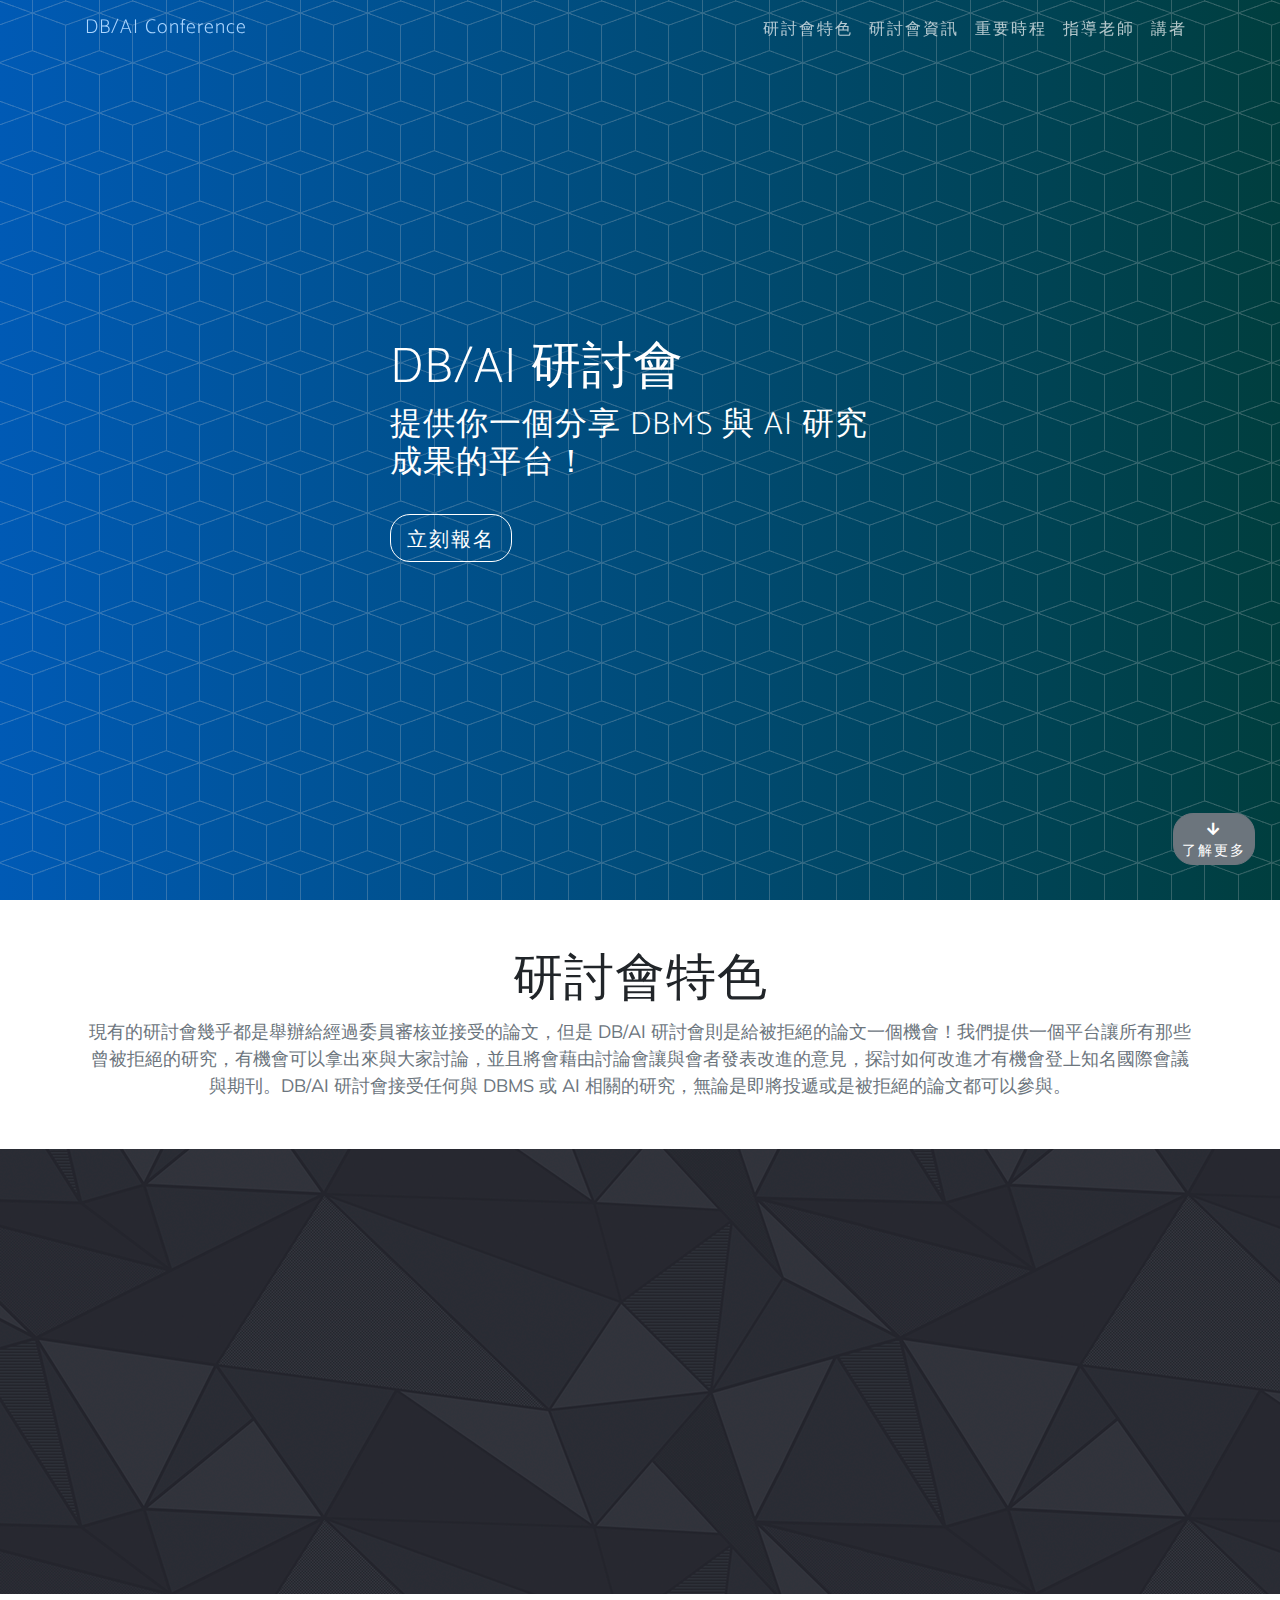
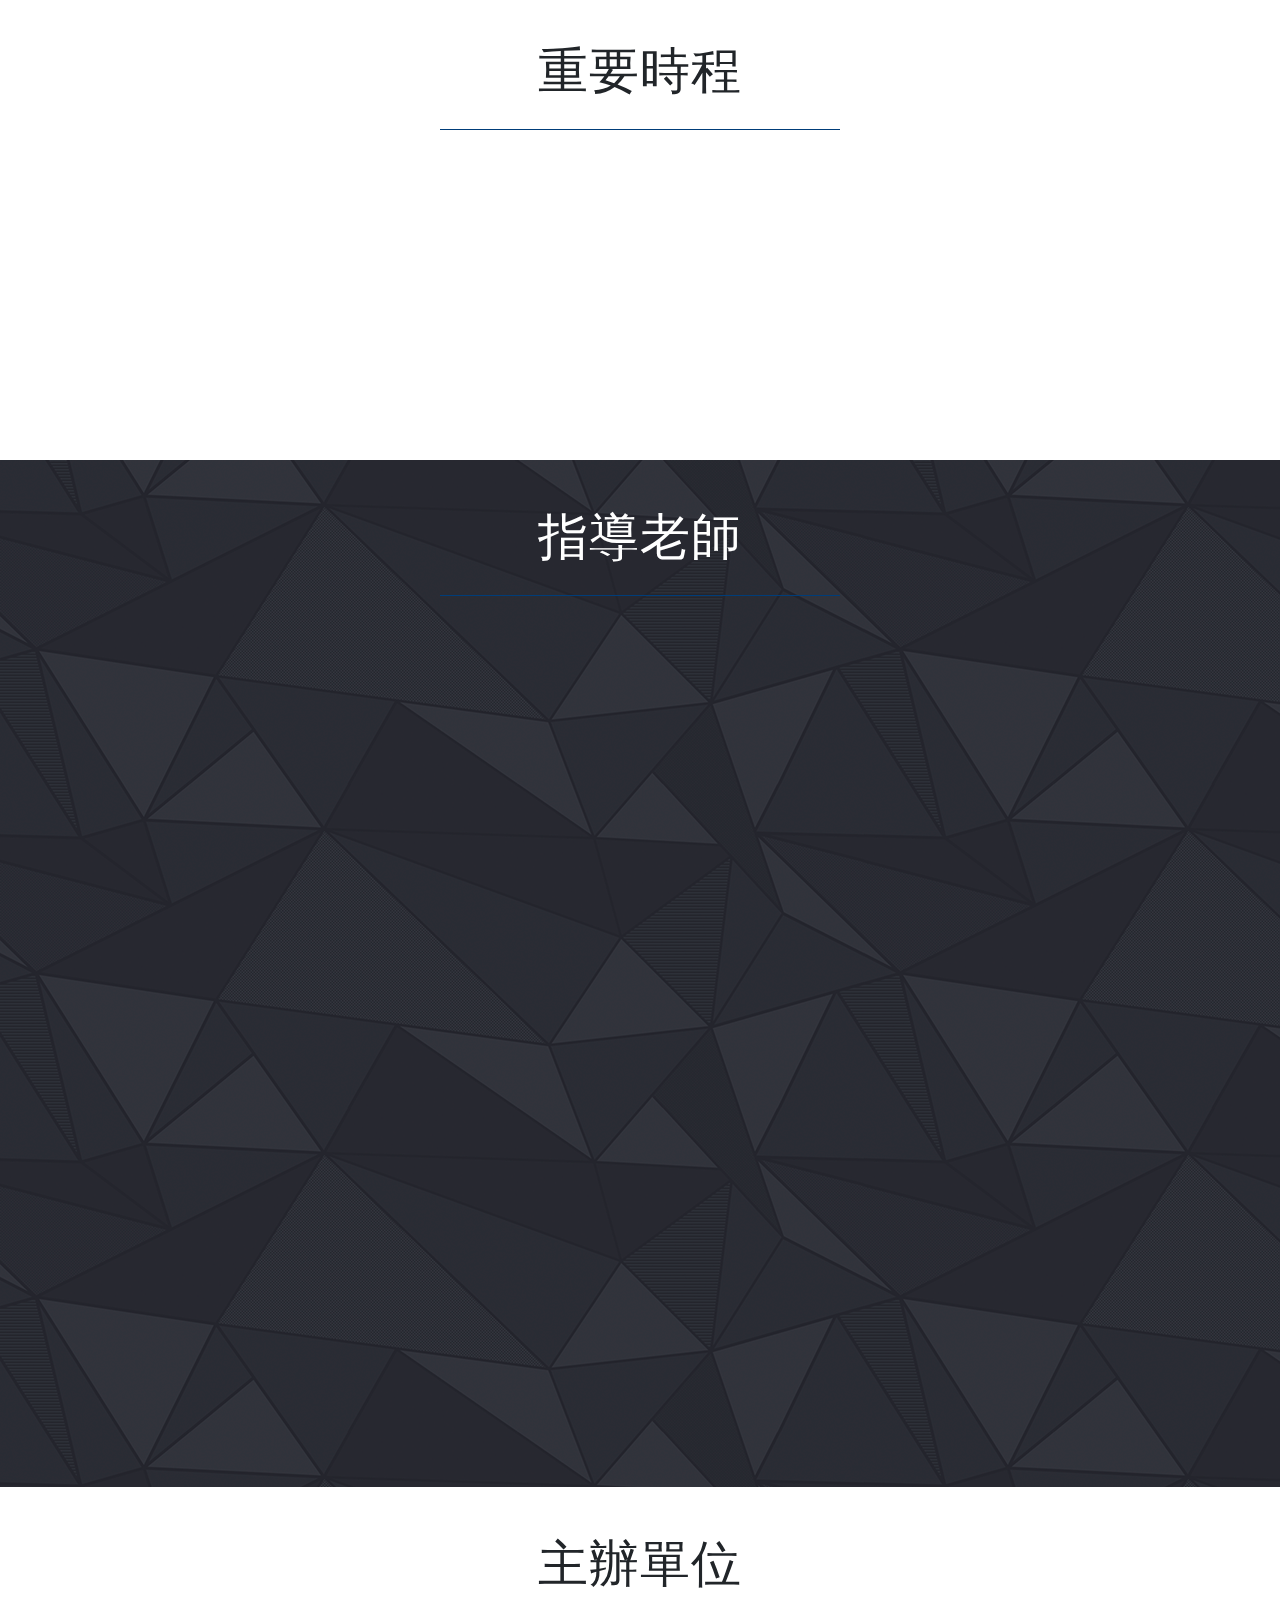
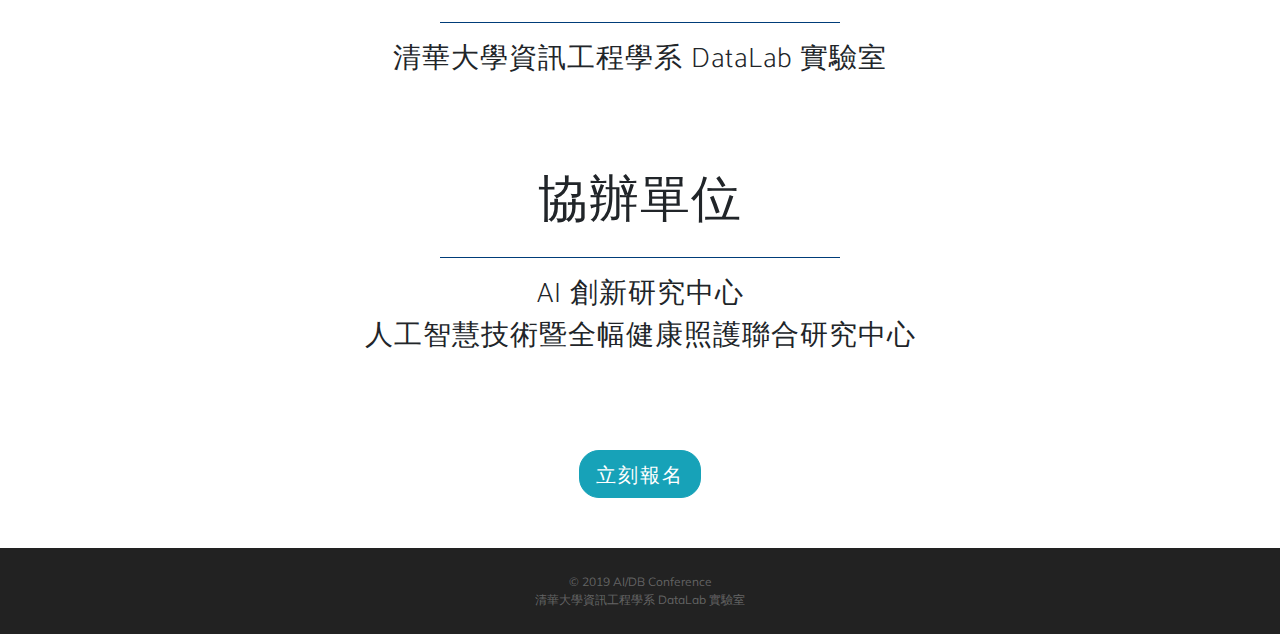
<file: index.html>
<!DOCTYPE html>
<html lang="en">

  <head>

    <meta charset="utf-8">
    <meta name="viewport" content="width=device-width, initial-scale=1, shrink-to-fit=no">
    <meta name="description" content="">
    <meta name="author" content="">

    <title>DB/AI Conference</title>

    <!-- Bootstrap core CSS -->
    <link href="vendor/bootstrap/css/bootstrap.min.css" rel="stylesheet">

    <!-- Custom fonts for this template -->
    <link rel="stylesheet" href="vendor/font-awesome/css/all.css">
    <link href="https://fonts.googleapis.com/css?family=Lato" rel="stylesheet">
    <link href="https://fonts.googleapis.com/css?family=Catamaran:100,200,300,400,500,600,700,800,900" rel="stylesheet">
    <link href="https://fonts.googleapis.com/css?family=Muli" rel="stylesheet">

    <link href="css/bootcamp.css" rel="stylesheet">
    <link href="css/timeline.css" rel="stylesheet">
    <link href="css/animate.css" rel="stylesheet">

	<link rel="shortcut icon" href="img/nthu.png" />

  </head>

  <body id="page-top">

    <!-- Navigation -->
    <nav class="navbar navbar-expand-lg navbar-light fixed-top" id="mainNav">
      <div class="container">
        <a class="navbar-brand js-scroll-trigger" href="#page-top">DB/AI Conference</a>
        <button class="navbar-toggler navbar-toggler-right" type="button" data-toggle="collapse" data-target="#navbarResponsive" aria-controls="navbarResponsive" aria-expanded="false" aria-label="Toggle navigation">
          選單
          <i class="fa fa-bars"></i>
        </button>
        <div class="collapse navbar-collapse" id="navbarResponsive">
          <ul class="navbar-nav ml-auto">
            <li class="nav-item">
              <a class="nav-link js-scroll-trigger" href="#features">研討會特色</a>
            </li>
			<li class="nav-item">
              <a class="nav-link js-scroll-trigger" href="#info">研討會資訊</a>
            </li>
            <li class="nav-item">
              <a class="nav-link js-scroll-trigger" href="#schedule">重要時程</a>
            </li>
            <li class="nav-item">
              <a class="nav-link js-scroll-trigger" href="#teachers">指導老師</a>
            </li>
            <li class="nav-item">
              <a class="nav-link js-scroll-trigger" href="#speakers">講者</a>
            </li>
          </ul>
        </div>
      </div>
    </nav>

	<header class="masthead">
      <div class="container h-100">
        <div class="row h-100">
          <div class="col-lg-12 my-auto">
            <div class="header-content mx-auto">
              <h1 class="mb-10">DB/AI 研討會</h1>
			  <h2 class="mb-10">提供你一個分享 DBMS 與 AI 研究成果的平台！</h2>
			  </br>
              <a target="_blank" rel="noopener noreferrer" href="https://forms.gle/h5QWBNTWYnV1HCdQ7" class="btn btn-outline btn-lg js-scroll-trigger">立刻報名</a>
              <div class="btn btn-secondary btn-sm bottom-right explore wow fadeInDown" style="margin-bottom:10px;">
                <i class="fa fa-arrow-down"></i><br/>
                了解更多
              </div>
            </div>
          </div>
        </div>
      </div>
    </header>

  <section style="display:none;">
  </section>

    <section class="features" id="features">
      <div class="container">
        <div class="section-heading text-center">
          <h2>研討會特色</h2>
          <p class="text-muted">現有的研討會幾乎都是舉辦給經過委員審核並接受的論文，但是 DB/AI 研討會則是給被拒絕的論文一個機會！我們提供一個平台讓所有那些曾被拒絕的研究，有機會可以拿出來與大家討論，並且將會藉由討論會讓與會者發表改進的意見，探討如何改進才有機會登上知名國際會議與期刊。DB/AI 研討會接受任何與 DBMS 或 AI 相關的研究，無論是即將投遞或是被拒絕的論文都可以參與。</p>
          <!-- <hr> -->
        </div>
        <!-- <div class="row">
          <div class="col-lg-12 my-auto">
            <div class="container-fluid">
              <div class="row">
                <div class="col-lg-3">
                  <div class="feature-item">
                    <i class="wow fadeInDown fa fa-database"></i>
                    <h3>深入資料庫架構</h3>
                    <p class="text-muted">不同於一般大學的資料庫課程，深入介紹 DBMS 的內部運作原理。</p>
                  </div>
                </div>
                <div class="col-lg-3">
                  <div class="feature-item">
                    <i class="wow fadeInDown fa fa-file-code"></i>
                    <h3>開源程式碼實作</h3>
                    <p class="text-muted">配合 Open Source 資料庫系統<a target="_blank" rel="noopener noreferrer" href="http://www.vanilladb.org/">Vanilla DB</a> 與 <a target="_blank" rel="noopener noreferrer" href="http://www.elasql.org/">ElaSQL</a>，實際練習所習得的知識。</p>
                  </div>
                </div>
                <div class="col-lg-3">
                  <div class="feature-item">
                    <i class="wow fadeInDown fa fa-robot"></i>
                    <h3>結合AI技術</h3>
                    <p class="text-muted">搭上近期 AI 的熱潮，重新思考如何將最新的技術結合進 DBMS 的架構中。</p>
                  </div>
                </div>
                <div class="col-lg-3">
                  <div class="feature-item">
                    <i class="wow fadeInDown fa fa-book"></i>
                    <h3>為研究做準備</h3>
                    <p class="text-muted">給予學生精實的訓練，在課程結束後即可開始進行 DBMS 相關研究。</p>
                  </div>
                </div>
              </div>
            </div>
          </div>
        </div> -->
      </div>
    </section>

	<section class="info bg-primary" id="info">
    <div class="wow bounceInLeft container">
		  <div class="section-heading text-center">
        <h2>研討會資訊</h2>
        <hr>
      </div>
      <p>舉辦地點：清華大學</p>
      <p>預計舉辦時間：9/2 ~ 9/6 (預計一至兩天，視報名情況而定)</p>
      <p>研討會進行方式：每組研究人員上台發表研究成果，然後與會教授與同學將提供修改意見</p>
      <p>無需報名費，並提供午餐</p>
      <p>若營期兩天，外縣市與會者提供住宿補助</p>
      <br>
      <!-- <p>課程表</p>
	    <img class="col-md-12" src="img/new_schedule.png" alt="課表"> -->
    </div>
  </section>

    <section class="schedule text-center" id="schedule">
      <div class="container text-center">
        <div class="section-heading">
          <h2>重要時程</h2>
          <hr>
        </div>
  	  <div class="row wow fadeIn">
  				<ul class="timeline timeline-horizontal">
  					<li class="timeline-item">
  						<div class="timeline-badge primary"></div>
  						<div class="timeline-panel">
  							<div class="timeline-heading">
  								<h4 class="timeline-title">8/1 ~ 8/18</h4>
  							</div>
  							<div class="timeline-body">
  								<p>開放報名</p>
  							</div>
  						</div>
  					</li>
  					<li class="timeline-item">
  						<div class="timeline-badge success"></div>
  						<div class="timeline-panel">
  							<div class="timeline-heading">
  								<h4 class="timeline-title">8/19 ~ 8/25</h4>
  							</div>
  							<div class="timeline-body">
  								<p>報名結果通知</p>
  							</div>
  						</div>
  					</li>
  					<li class="timeline-item">
  						<div class="timeline-badge info"></div>
  						<div class="timeline-panel">
  							<div class="timeline-heading">
  								<h4 class="timeline-title">9/2 ~ 9/6</h4>
  							</div>
  							<div class="timeline-body">
  								<p>營期</p>
  							</div>
  						</div>
  					</li>
  				</ul>
  			</div>
  		</div>
    </div>
    </section>



  <section class="bg-primary" id="teachers">
	<div class="section-heading text-center">
		<h2>指導老師</h2>
		<hr>
	</div>
  <div class="container">
    <div class="row d-flex justify-content-center wow fadeIn">
      <div class="col-md-3 card" >
        <img class="card-img-top" src="img/Tony.jpg" alt="Card image cap">
        <div class="card-body">
        <h4 class="card-title">陳偉松</h4>
        <p class="card-text">台灣大學資訊工程學系</p>
        <p class="card-text">助理教授</p>
        </div>
      </div>
      <div class="col-md-3 card" >
        <img class="card-img-top" src="img/Shwu.jpg" alt="Card image cap">
        <div class="card-body">
        <h4 class="card-title"><strong>吳尚鴻</strong></h4>
        <p class="card-text">清華大學資訊工程學系</p>
        <p class="card-text">副教授</p>
        </div>
      </div>
      <div class="col-md-3 card" >
        <img class="card-img-top" src="img/Peng.png" alt="Card image cap">
        <div class="card-body">
        <h4 class="card-title">彭文志</h4>
        <p class="card-text">交通大學資訊工程學系 </p>
        <p class="card-text">教授暨多媒體研究所所長</p>
        </div>
      </div>
    </div>
      <div class="row d-flex justify-content-center wow fadeIn">
        <!-- <div class="col-md-3 card" >
          <img class="card-img-top" src="img/yileh.JPG" alt="Card image cap">
          <div class="card-body">
          <h4 class="card-title">吳怡樂</h4>
          <p class="card-text">台灣科技大學資訊工程系</p>
          <p class="card-text">副教授</p>
          </div>
        </div> -->
        <div class="col-md-3 card" >
          <img class="card-img-top" src="img/jlhuang.jpg" alt="Card image cap">
          <div class="card-body">
          <h4 class="card-title">黃俊龍</h4>
          <p class="card-text">交通大學資訊工程學系</p>
          <p class="card-text">教授</p>
          </div>
        </div>
        <!-- <div class="col-md-3 card" >
          <img class="card-img-top" src="img/teacher24.jpg" alt="Card image cap">
          <div class="card-body">
          <h4 class="card-title">高宏宇</h4>
          <p class="card-text">成功大學資訊工程學系 </p>
          <p class="card-text">教授暨系主任</p>
        </div> -->
      </div>
    </div>
  </div>

  <!-- <div class="section-heading text-center" id="speakers">
		<h2>講者介紹</h2>
		<hr>
	</div>
  <div class="container">
	<div class="row d-flex justify-content-center wow fadeIn">
		<div class="col-md-3 card" >
		  <img class="card-img-top" src="img/SLMT.jpg" alt="Card image cap">
		  <div class="card-body">
			<h4 class="card-title">林玉山</h4>
			<p class="card-text">清華大學博士生，主攻雲端資料庫系統，曾在資料庫領域的頂尖會議 SIGMOD 中發表著作。</p>
		  </div>
		</div>
		<div class="col-md-3 card" >
		  <img class="card-img-top" src="img/lin.jpg" alt="Card image cap">
		  <div class="card-body">
			<h4 class="card-title">林子瑜</h4>
			<p class="card-text">清華大學準碩士，主攻整合深度學習技術與資料庫的研究。</p>
		  </div>
		</div>
		<div class="col-md-3 card" >
		  <img class="card-img-top" src="img/chan.jpg" alt="Card image cap">
		  <div class="card-body">
			<h4 class="card-title">張耘盛</h4>
			<p class="card-text">清華大學碩士生，主攻新型儲存硬體與資料庫整合的研究，曾在電路設計與自動化領域的頂尖會議 ICCAD 發表著作。</p>
		  </div>
		</div>
	</div>
  </div> -->

  <!-- <div class="section-heading text-center">
		<h2>助教</h2>
		<hr>
	</div>
  <div class="container">
	<div class="row d-flex justify-content-center wow fadeIn">
    <div class="col-md-3 card" >
		  <img class="card-img-top" src="img/王科鈞.jpg" alt="Card image cap">
		  <div class="card-body">
			<h4 class="card-title">王科鈞</h4>
		  </div>
		</div>
		<div class="col-md-3 card" >
		  <img class="card-img-top" src="img/王浚宇.jpg" alt="Card image cap">
		  <div class="card-body">
			<h4 class="card-title">王浚宇</h4>
		  </div>
		</div>
		<div class="col-md-3 card" >
		  <img class="card-img-top" src="img/王甯雅.JPG" alt="Card image cap">
		  <div class="card-body">
			<h4 class="card-title">王甯雅</h4>
		  </div>
      </div>
      <div class="col-md-3 card" >
  		  <img class="card-img-top" src="img/黃智淵.jpg" alt="Card image cap">
  		  <div class="card-body">
  			<h4 class="card-title">黃智淵</h4>
  		  </div>
  		</div>
  		<div class="col-md-3 card" >
  		  <img class="card-img-top" src="img/廖子毅.jpg" alt="Card image cap">
  		  <div class="card-body">
  			<h4 class="card-title">廖子毅</h4>
  		  </div>
  		</div>
  		<div class="col-md-3 card" >
  		  <img class="card-img-top" src="img/蔡旻翰.jpg" alt="Card image cap">
  		  <div class="card-body">
  			<h4 class="card-title">蔡旻翰</h4>
  		  </div>
        </div>
        <div class="col-md-3 card" >
    		  <img class="card-img-top" src="img/鄭家鈞.jpg" alt="Card image cap">
    		  <div class="card-body">
    			<h4 class="card-title">鄭家鈞</h4>
    		  </div>
    		</div>
    		<div class="col-md-3 card" >
    		  <img class="card-img-top" src="img/謝易軒.jpg" alt="Card image cap">
    		  <div class="card-body">
    			<h4 class="card-title">謝易軒</h4>
    		  </div>
    		</div>
	</div>
  </div> -->
  </section>

    <section class="host text-center" id="host">
  		<div class="section-heading text-center">
            <h2>主辦單位</h2>
            <hr>
        </div>
        <h3>清華大學資訊工程學系 DataLab 實驗室</h3>
        <br/><br/>
        <div class="section-heading text-center">
            <h2>協辦單位</h2>
            <hr>
        </div>
        <h3>AI 創新研究中心</h3>
        <h3>人工智慧技術暨全幅健康照護聯合研究中心</h3>
        <br/><br/>
        <div class="section-heading text-center">
          <a target="_blank" rel="noopener noreferrer" href="https://forms.gle/h5QWBNTWYnV1HCdQ7" class="btn btn-info btn-lg js-scroll-trigger">立刻報名</a>
        </div>
      </section>

    <footer>
      <div class="container">
        <p>&copy; 2019 AI/DB Conference</p>
        <p>清華大學資訊工程學系 DataLab 實驗室</p>
      </div>
    </footer>

    <!-- Bootstrap core JavaScript -->
    <script src="vendor/jquery/jquery.min.js"></script>
    <script src="vendor/bootstrap/js/bootstrap.bundle.min.js"></script>
    <!-- Plugin JavaScript -->
    <script src="vendor/jquery-easing/jquery.easing.min.js"></script>
    <!-- Custom scripts for this template -->
    <script src="js/bootcamp.js"></script>
    <script src="js/wow.min.js"></script>
    <script>
      new WOW().init();
    </script>
  </body>

</html>
</file>
<file: css/bootcamp.css>
html,
body {
  width: 100%;
  height: 100%;
}

body {
  font-family: '微軟正黑體', 'Muli', 'Helvetica', 'Arial', 'sans-serif';
}

a {
  color: #acd6ff;
  -webkit-transition: all .35s;
  -moz-transition: all .35s;
  transition: all .35s;
}

a:hover, a:focus {
  color: #fcbd20;
}

hr {
  max-width: 400px;
  margin: 25px auto 0;
  border-width: 1px;
  border-color: #003d79;
}

hr.light {
  border-color: white;
}

h1,
h2,
h3,
h4,
h5,
h6 {
  font-family: '微軟正黑體', 'Catamaran', 'Helvetica', 'Arial', 'sans-serif';
  font-weight: 200;
  letter-spacing: 1px;
}

p {
  font-size: 18px;
  line-height: 1.5;
  margin-bottom: 20px;
}

section {
  padding-top: 10px;
  padding-bottom: 30px;
}

section h2 {
  font-size: 50px;
}

#mainNav {
  border-color: rgba(34, 34, 34, 0.05);
  background-color: white;
  -webkit-transition: all .35s;
  -moz-transition: all .35s;
  transition: all .35s;
  font-family: '微軟正黑體', 'Catamaran', 'Helvetica', 'Arial', 'sans-serif';
  font-weight: 200;
  letter-spacing: 1px;
}

#mainNav .navbar-brand {
  color: #acd6ff;
  font-family: '微軟正黑體', 'Catamaran', 'Helvetica', 'Arial', 'sans-serif';
  font-weight: 200;
  letter-spacing: 1px;
}

#mainNav .navbar-brand:hover, #mainNav .navbar-brand:focus {
  color: #fcbd20;
}

#mainNav .navbar-toggler {
  font-size: 12px;
  padding: 8px 10px;
  color: #222222;
}

#mainNav .navbar-nav > li > a {
  font-size: 16px;
  font-family: '微軟正黑體', 'Lato', 'Helvetica', 'Arial', 'sans-serif';
  letter-spacing: 2px;
  text-transform: uppercase;
}

#mainNav .navbar-nav > li > a.active {
  color: #acd6ff !important;
  background-color: transparent;
}

#mainNav .navbar-nav > li > a.active:hover {
  background-color: transparent;
}

#mainNav .navbar-nav > li > a,
#mainNav .navbar-nav > li > a:focus {
  color: #222222;
}

#mainNav .navbar-nav > li > a:hover,
#mainNav .navbar-nav > li > a:focus:hover {
  color: #acd6ff;
}

@media (min-width: 992px) {
  #mainNav {
    border-color: transparent;
    background-color: transparent;
  }
  #mainNav .navbar-brand {
    color: fade(white, 70%);
  }
  #mainNav .navbar-brand:hover, #mainNav .navbar-brand:focus {
    color: white;
  }
  #mainNav .navbar-nav > li > a,
  #mainNav .navbar-nav > li > a:focus {
    color: rgba(255, 255, 255, 0.7);
  }
  #mainNav .navbar-nav > li > a:hover,
  #mainNav .navbar-nav > li > a:focus:hover {
    color: white;
  }
  #mainNav.navbar-shrink {
    border-color: rgba(34, 34, 34, 0.1);
    background-color: white;
  }
  #mainNav.navbar-shrink .navbar-brand {
    color: #222222;
  }
  #mainNav.navbar-shrink .navbar-brand:hover, #mainNav.navbar-shrink .navbar-brand:focus {
    color: #acd6ff;
  }
  #mainNav.navbar-shrink .navbar-nav > li > a,
  #mainNav.navbar-shrink .navbar-nav > li > a:focus {
    color: #222222;
  }
  #mainNav.navbar-shrink .navbar-nav > li > a:hover,
  #mainNav.navbar-shrink .navbar-nav > li > a:focus:hover {
    color: #acd6ff;
  }
}

header.masthead {
  position: relative;
  width: 100%;
  padding-top: 150px;
  padding-bottom: 100px;
  color: white;
  background: url("../img/bg-pattern.png"), #003e3e;
  /*background: url("../img/bg-pattern.png"), -webkit-linear-gradient(to left, #7b4397, #dc2430);*/
  background: url("../img/bg-pattern.png"), linear-gradient(to left, #003e3e, #005ab5);
}

header.masthead .header-content {
  max-width: 500px;
  margin-bottom: 100px;
  text-align: center;
}

header.masthead .header-content h1 {
  font-size: 30px;
}

header.masthead .device-container {
  max-width: 325px;
  margin-right: auto;
  margin-left: auto;
}

header.masthead .device-container .screen img {
  border-radius: 3px;
}

@media (min-width: 992px) {
  header.masthead {
    height: 100vh;
    min-height: 775px;
    padding-top: 0;
    padding-bottom: 0;
  }
  header.masthead .header-content {
    margin-bottom: 0;
    text-align: left;
  }
  header.masthead .header-content h1 {
    font-size: 50px;
  }
  header.masthead .device-container {
    max-width: 325px;
  }
}

section.download {
  position: relative;
  /*padding: 150px 0;*/
}

section.download h2 {
  font-size: 50px;
  margin-top: 0;
}

section.download .badges .badge-link {
  display: block;
  margin-bottom: 25px;
}

section.download .badges .badge-link:last-child {
  margin-bottom: 0;
}

section.download .badges .badge-link img {
  height: 60px;
}

@media (min-width: 768px) {
  section.download .badges .badge-link {
    display: inline-block;
    margin-bottom: 0;
  }
}

@media (min-width: 768px) {
  section.download h2 {
    font-size: 70px;
  }
}

.section-heading {
  margin-top: 40px;
  margin-bottom: 20px;
}

section.features .section-heading h2 {
  margin-top: 0;
}

section.features .section-heading p {
  margin-bottom: 0;
}

section.features .device-container,
section.features .feature-item {
  max-width: 325px;
  margin: 0 auto;
}

section.features .device-container {
  margin-bottom: 100px;
}

@media (min-width: 992px) {
  section.features .device-container {
    margin-bottom: 0;
  }
}

section.features .feature-item {
  padding-top: 50px;
  padding-bottom: 50px;
  text-align: center;
}

section.features .feature-item h3 {
  font-size: 30px;
}

section.features .feature-item i {
  font-size: 80px;
  display: block;
  margin-bottom: 15px;
  background: -webkit-linear-gradient(to left, #003e3e, #005ab5);
  background: linear-gradient(to left, #003e3e, #005ab5);
  -webkit-background-clip: text;
  -webkit-text-fill-color: transparent;
}

section.cta {
  position: relative;
  padding: 250px 0;
  background-image: url("../img/bg-cta.jpg");
  background-position: center;
  -webkit-background-size: cover;
  -moz-background-size: cover;
  -o-background-size: cover;
  background-size: cover;
}

section.cta .cta-content {
  position: relative;
  z-index: 1;
}

section.cta .cta-content h2 {
  font-size: 50px;
  max-width: 450px;
  margin-top: 0;
  margin-bottom: 25px;
  color: white;
}

@media (min-width: 768px) {
  section.cta .cta-content h2 {
    font-size: 80px;
  }
}

section.cta .overlay {
  position: absolute;
  top: 0;
  left: 0;
  width: 100%;
  height: 100%;
  background-color: rgba(0, 0, 0, 0.5);
}

section.info {
  text-align: center;
}

section.info h2 {
  margin-top: 0;
  margin-bottom: 25px;
}

section.schedule {
  margin: auto;
}

section.contact h2 i {
  color: #dd4b39;
}

section.contact ul.list-social {
  margin-bottom: 0;
}

section.contact ul.list-social li a {
  font-size: 40px;
  line-height: 80px;
  display: block;
  width: 80px;
  height: 80px;
  color: white;
  border-radius: 100%;
}

section.contact ul.list-social li.social-twitter a {
  background-color: #1da1f2;
}

section.contact ul.list-social li.social-twitter a:hover {
  background-color: #0d95e8;
}

section.contact ul.list-social li.social-facebook a {
  background-color: #3b5998;
}

section.contact ul.list-social li.social-facebook a:hover {
  background-color: #344e86;
}

section.contact ul.list-social li.social-google-plus a {
  background-color: #dd4b39;
}

section.contact ul.list-social li.social-google-plus a:hover {
  background-color: #d73925;
}

footer {
  padding: 25px 0;
  text-align: center;
  color: rgba(255, 255, 255, 0.3);
  background-color: #222222;
}

footer p {
  font-size: 12px;
  margin: 0;
}

footer ul {
  margin-bottom: 0;
}

footer ul li a {
  font-size: 12px;
  color: rgba(255, 255, 255, 0.3);
}

footer ul li a:hover, footer ul li a:focus, footer ul li a:active, footer ul li a.active {
  text-decoration: none;
}

.card-img-top {
  margin-top: 10px;
}

.card-body {
  color: black;
}

.bg-secondary {
      background-image: url("../img/shattered.png");
}

.bg-primary {
  /*background: #acd6ff;
  background: -webkit-linear-gradient(#acd6ff, #1f9eba);
  background: linear-gradient(#acd6ff, #1f9eba);*/
  background-image: url("../img/shattered-island.gif");
  color: white;
}

.text-primary {
  color: #acd6ff;
}

.no-gutter > [class*='col-'] {
  padding-right: 0;
  padding-left: 0;
}

.btn-outline {
  color: white;
  border: 1px solid;
  border-color: white;
}

.btn-outline:hover, .btn-outline:focus, .btn-outline:active, .btn-outline.active {
  color: white;
  border-color: #acd6ff;
  background-color: #acd6ff;
}

.btn {
  border-radius: 20px;
  font-family: '微軟正黑體', 'Lato', 'Helvetica', 'Arial', 'sans-serif';
  letter-spacing: 2px;
  text-transform: uppercase;
}

.btn-xl {
  font-size: 11px;
  padding: 15px 45px;
}

.bottom-right {
  position: fixed;
  z-index: 1000;
  right: 25px;
  bottom: 25px;
}

::-webkit-scrollbar {
    display: none;
}
</file>
<file: css/timeline.css>
.timeline,
.timeline-horizontal {
  list-style: none;
  padding: 20px;
  position: relative;
}
.timeline:before {
  top: 40px;
  bottom: 0;
  position: absolute;
  content: " ";
  width: 3px;
  background-color: #eeeeee;
  left: 50%;
  margin-left: -1.5px;
}
.timeline .timeline-item {
  margin-bottom: 20px;
  position: relative;
}
.timeline .timeline-item:before,
.timeline .timeline-item:after {
  content: "";
  display: table;
}
.timeline .timeline-item:after {
  clear: both;
}
.timeline .timeline-item .timeline-badge {
  color: #fff;
  width: 54px;
  height: 54px;
  line-height: 52px;
  font-size: 22px;
  text-align: center;
  position: absolute;
  top: 18px;
  left: 50%;
  margin-left: -10px;
  background-color: #7c7c7c;
  border: 3px solid #ffffff;
  z-index: 100;
  border-top-right-radius: 50%;
  border-top-left-radius: 50%;
  border-bottom-right-radius: 50%;
  border-bottom-left-radius: 50%;
}
.timeline .timeline-item .timeline-badge i,
.timeline .timeline-item .timeline-badge .fa,
.timeline .timeline-item .timeline-badge .glyphicon {
  top: 2px;
  left: 0px;
}
.timeline .timeline-item .timeline-badge.primary {
  background-color: #1f9eba;
}
.timeline .timeline-item .timeline-badge.info {
  background-color: #5bc0de;
}
.timeline .timeline-item .timeline-badge.success {
  background-color: #59ba1f;
}
.timeline .timeline-item .timeline-badge.warning {
  background-color: #d1bd10;
}
.timeline .timeline-item .timeline-badge.danger {
  background-color: #ba1f1f;
}
.timeline .timeline-item .timeline-panel {
  position: relative;
  width: 46%;
  float: left;
  right: 16px;
  border: 1px solid #c0c0c0;
  background: #ffffff;
  border-radius: 2px;
  padding: 20px;
  -webkit-box-shadow: 0 1px 6px rgba(0, 0, 0, 0.175);
  box-shadow: 0 1px 6px rgba(0, 0, 0, 0.175);
}
.timeline .timeline-item .timeline-panel:before {
  position: absolute;
  top: 26px;
  right: -16px;
  display: inline-block;
  border-top: 16px solid transparent;
  border-left: 16px solid #c0c0c0;
  border-right: 0 solid #c0c0c0;
  border-bottom: 16px solid transparent;
  content: " ";
}
.timeline .timeline-item .timeline-panel .timeline-title {
  margin-top: 0;
  color: inherit;
}
.timeline .timeline-item .timeline-panel .timeline-body > p,
.timeline .timeline-item .timeline-panel .timeline-body > ul {
  margin-bottom: 0;
}
.timeline .timeline-item .timeline-panel .timeline-body > p + p {
  margin-top: 5px;
}
.timeline .timeline-item:last-child:nth-child(even) {
  float: right;
}
.timeline .timeline-item:nth-child(even) .timeline-panel {
  float: right;
  left: 16px;
}
.timeline .timeline-item:nth-child(even) .timeline-panel:before {
  border-left-width: 0;
  border-right-width: 14px;
  /*left: -14px;*/
  right: auto;
}
.timeline-horizontal {
  overflow-x: auto;
  list-style: none;
  position: relative;
  padding: 20px 0px 20px 0px;
  margin: auto;
  display: inline-block;
}
.timeline-horizontal:before {
  height: 3px;
  top: auto;
  bottom: 26px;
  left: 56px;
  right: 0;
  min-width: 750px;
  width: 85%;
  margin-bottom: 20px;
}
.timeline-horizontal .timeline-item {
  display: table-cell;
  height: 240px;
  width: 20%;
  min-width: 320px;
  float: none !important;
  padding-left: 15px;
  padding-right: 15px;
  margin: 0 auto;
  vertical-align: bottom;
}
.timeline-horizontal .timeline-item .timeline-panel {
  top: auto;
  bottom: 64px;
  display: inline-block;
  float: none !important;
  left: 0 !important;
  right: 0 !important;
  width: 100%;
  margin-bottom: 20px;
}
.timeline-horizontal .timeline-item .timeline-panel:before {
  top: auto;
  bottom: -16px;
  /*left: 28px !important;*/
  right: auto;
  border-right: 16px solid transparent !important;
  border-top: 16px solid #c0c0c0 !important;
  border-bottom: 0 solid #c0c0c0 !important;
  border-left: 16px solid transparent !important;
}
.timeline-horizontal .timeline-item:before,
.timeline-horizontal .timeline-item:after {
  display: none;
}
.timeline-horizontal .timeline-item .timeline-badge {
  top: auto;
  bottom: 0px;
  /*left: 43px;*/
}
</file>
